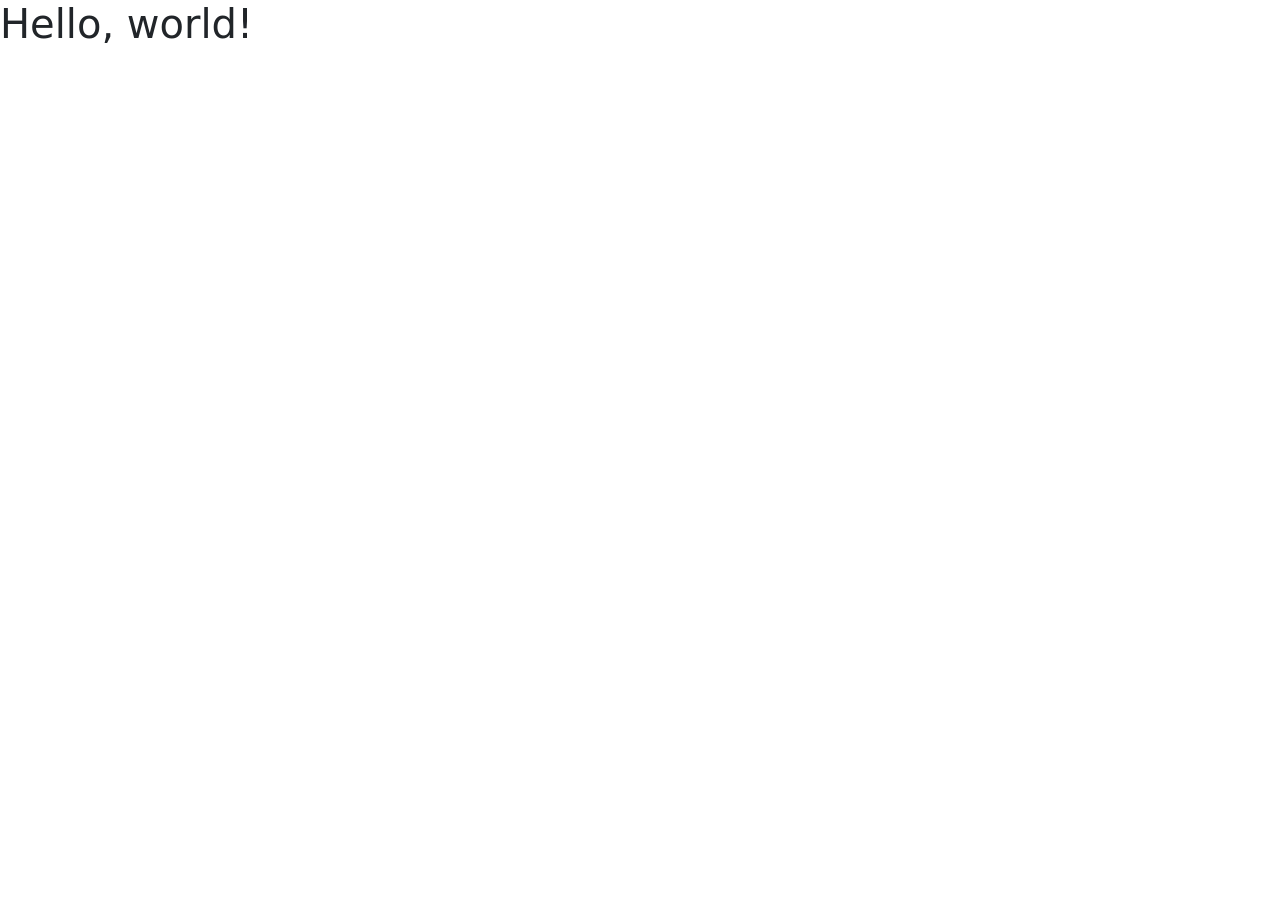
<file: index.html>
<!doctype html>
<html lang="en">
  <head>
    <meta charset="utf-8">
    <meta name="viewport" content="width=device-width, initial-scale=1">
    <title>Bootstrap demo</title>
    <link href="https://cdn.jsdelivr.net/npm/bootstrap@5.3.8/dist/css/bootstrap.min.css" rel="stylesheet" integrity="sha384-sRIl4kxILFvY47J16cr9ZwB07vP4J8+LH7qKQnuqkuIAvNWLzeN8tE5YBujZqJLB" crossorigin="anonymous">
  </head>
  <body>
    <h1>Hello, world!</h1>
    <script src="https://cdn.jsdelivr.net/npm/bootstrap@5.3.8/dist/js/bootstrap.bundle.min.js" integrity="sha384-FKyoEForCGlyvwx9Hj09JcYn3nv7wiPVlz7YYwJrWVcXK/BmnVDxM+D2scQbITxI" crossorigin="anonymous"></script>
  </body>
</html>
</file>
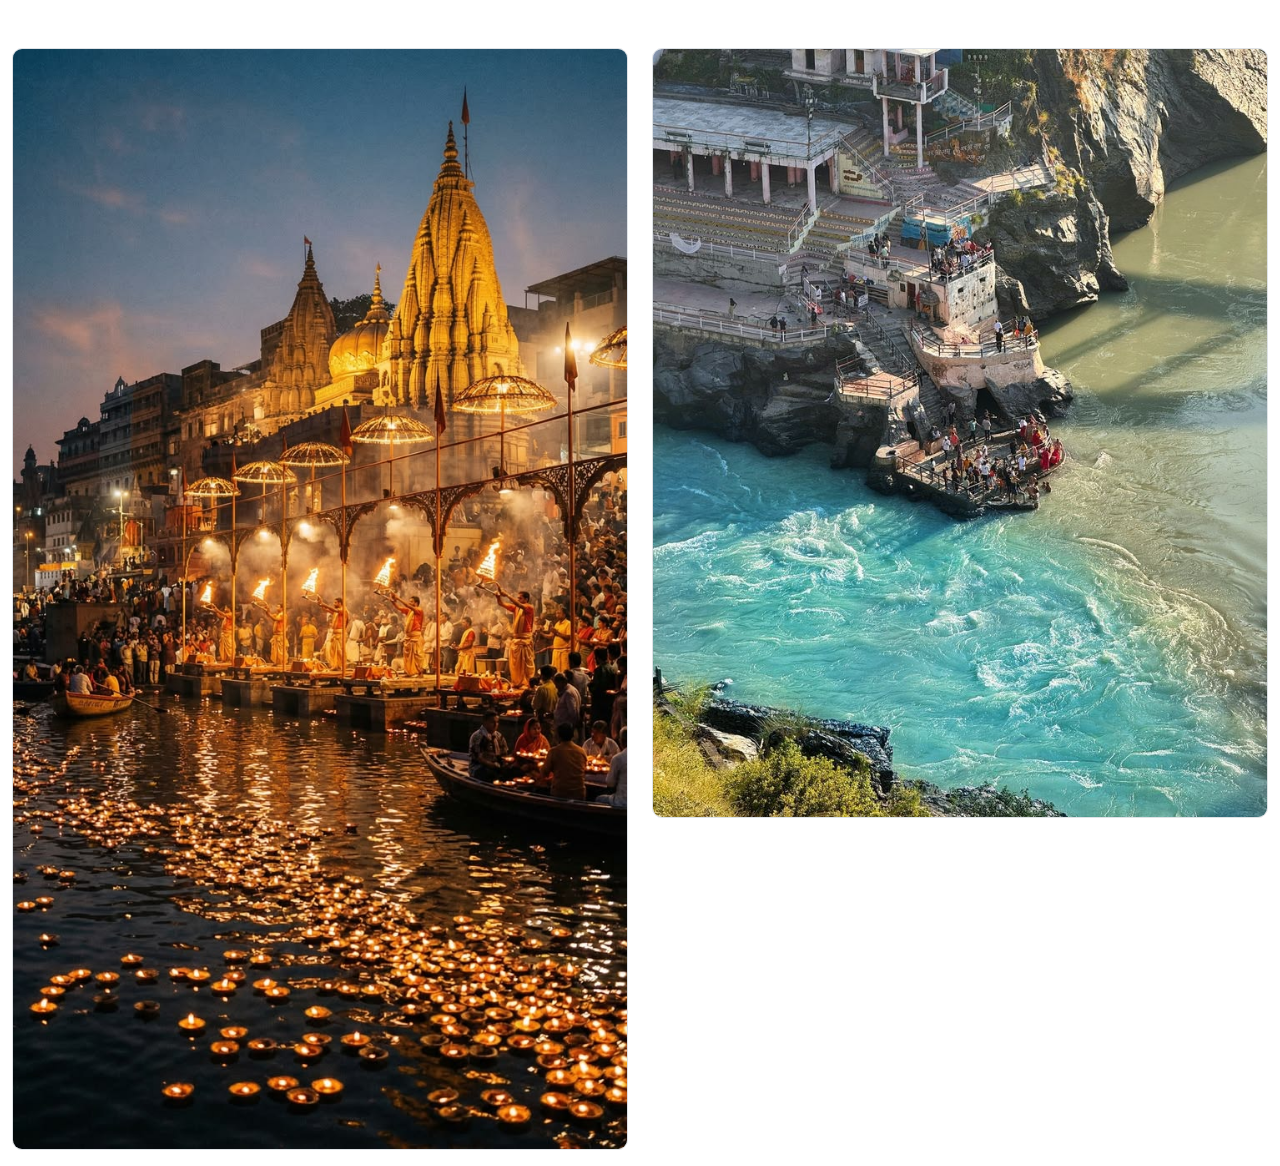
<file: bootstrap/index.html>
<!DOCTYPE html>
<html lang="en">
<head>
    <meta charset="UTF-8">
    <meta name="viewport" content="width=device-width, initial-scale=1.0">
    <title>Bootstrap</title>
    <link href="https://cdn.jsdelivr.net/npm/bootstrap@5.3.8/dist/css/bootstrap.min.css" rel="stylesheet" integrity="sha384-sRIl4kxILFvY47J16cr9ZwB07vP4J8+LH7qKQnuqkuIAvNWLzeN8tE5YBujZqJLB" crossorigin="anonymous">
    <link rel="stylesheet" href="/bootstrap/style.css">
</head>
<body>
    <div class="container-fluid mt-5">
        <div class="row">

                
                <div class="col-md-6 mb-3">
                    <img src="/bootstrap/download (3).jpg " class="img-fluid border">
                </div>
                <div class="col-md-6 mb-2">
                    <img src="/bootstrap/download (4).jpg" class="img-fluid border">   
                </div>    
        </div>
    </div>
    
</body>
</html>
</file>
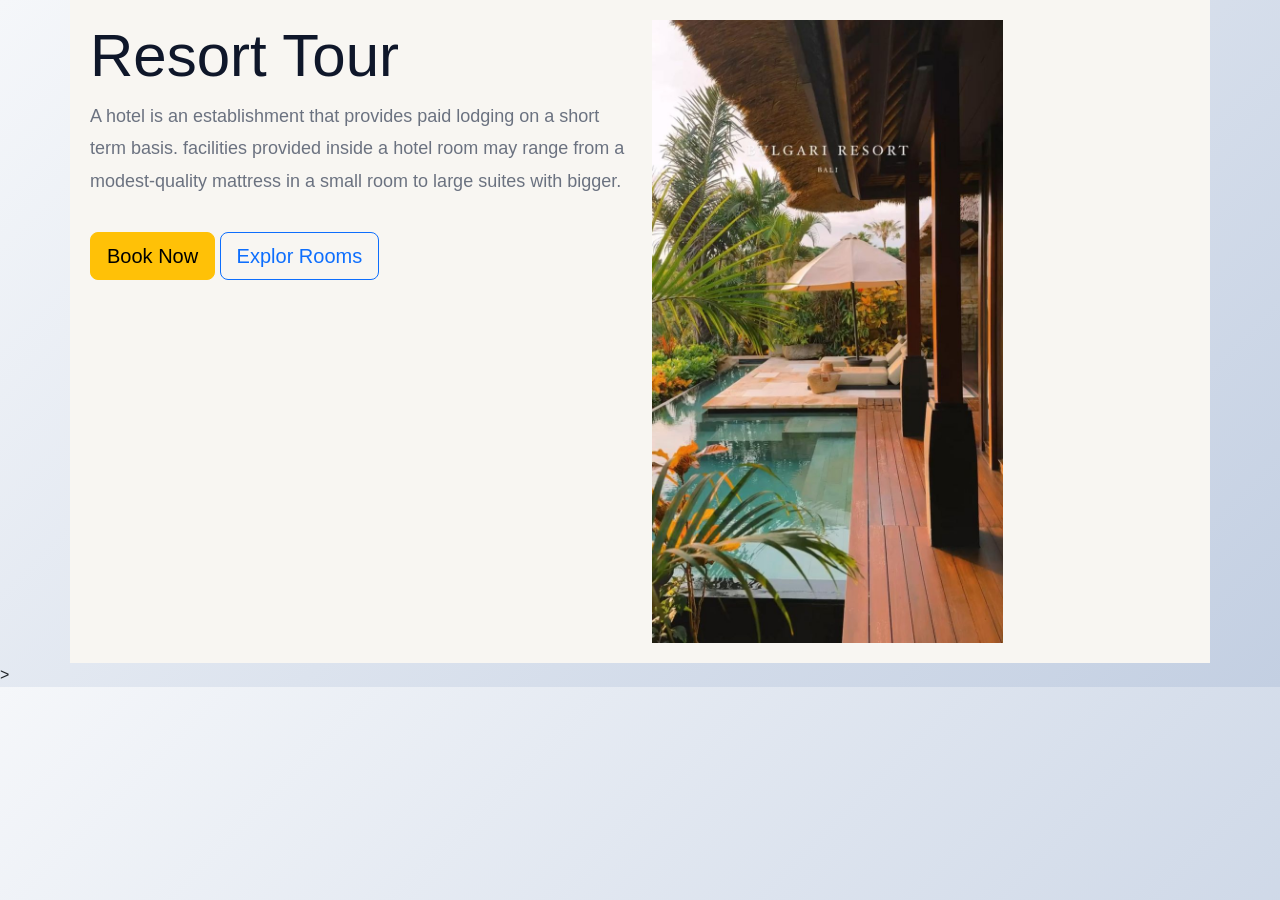
<file: resort/index.html>
<!DOCTYPE html>
<html lang="en">
<head>
    <meta charset="UTF-8">
    <meta name="viewport" content="width=device-width, initial-scale=1.0">
    <title>Resort</title>
    <link href="https://cdn.jsdelivr.net/npm/bootstrap@5.3.8/dist/css/bootstrap.min.css" rel="stylesheet" integrity="sha384-sRIl4kxILFvY47J16cr9ZwB07vP4J8+LH7qKQnuqkuIAvNWLzeN8tE5YBujZqJLB" crossorigin="anonymous">
    <link rel="stylesheet" href="/resort/style.css">
</head>
<body>
    <div>
        <div class="continer-fluid">
    <div class="container">
        <div class="row">
    <div class="col-md-6">
        <h2>Resort Tour</h2>
        <p>A hotel is an establishment that provides paid lodging on a short term basis. facilities provided inside a hotel room may range from a modest-quality mattress in a small room to large suites with bigger.</p>
        <button type="button" class="btn btn-warning btn-lg"> Book Now</button>
        <button type="button" class="btn btn-outline-primary btn-lg">Explor Rooms</button>
        </div>
        
<div class="col-md-4">
        <img src="/resort/download (5).jpg" class="img-fluid" alt="responsive image">     
    </div>
        </div>
    </div>
</div>
    </div>
    ><script src="https://cdn.jsdelivr.net/npm/bootstrap@5.3.8/dist/css/bootstrap.min.css" rel="stylesheet"  integrity="sha384-sRIl4kxILFvY47J16cr9ZwB07vP4J8+LH7qKQnuqkuIAvNWLzeN8tE5YBujZqJLB" crossorigin="anonymous"></script>
    
</body>
</html>
</file>
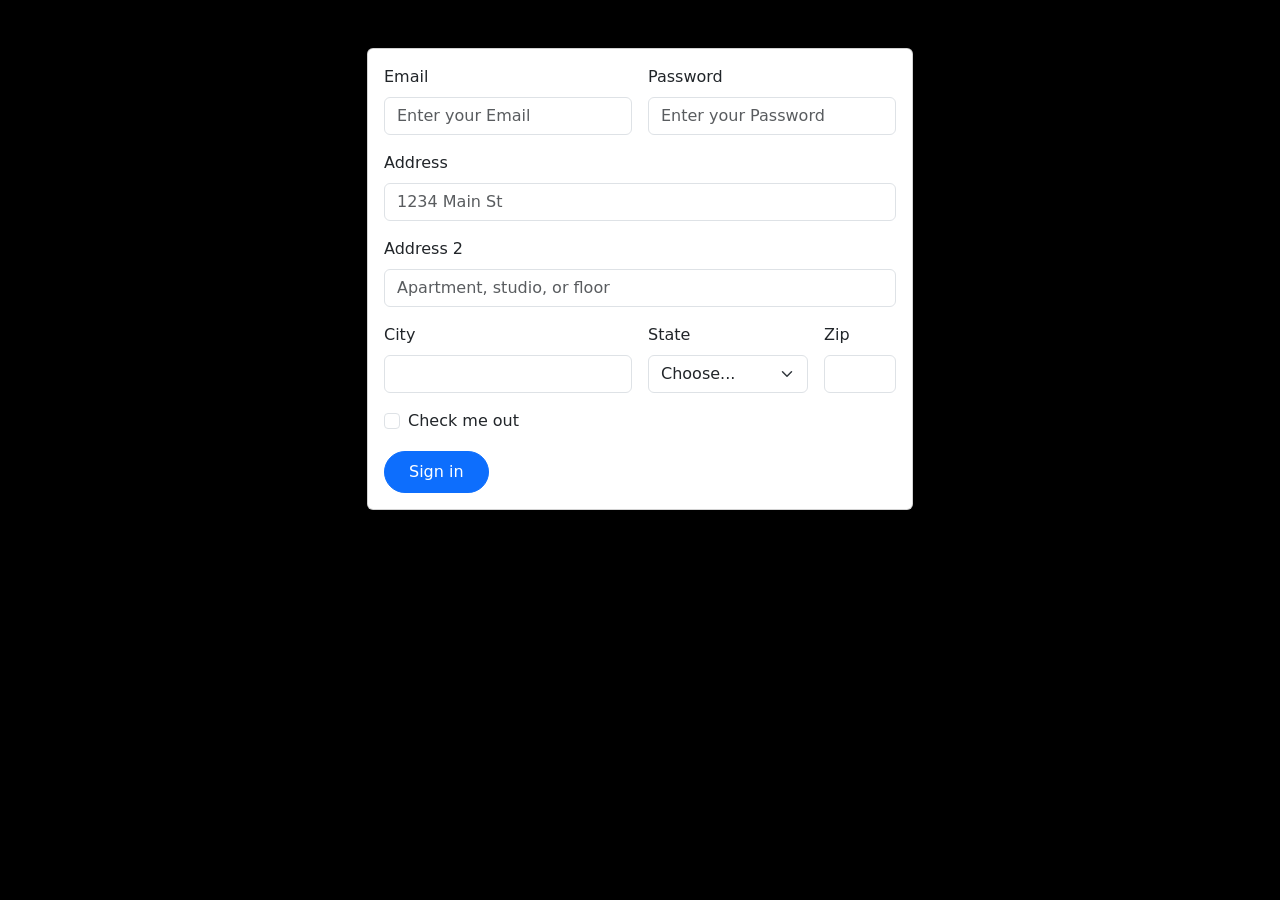
<file: bootstrap_form/Bootstrap_loginform.html>
<!doctype html>
<html lang="en">

<head>
    <meta charset="utf-8">
    <meta name="viewport" content="width=device-width, initial-scale=1">
    <title>Bootstrap Login Form</title>
    <link href="https://cdn.jsdelivr.net/npm/bootstrap@5.3.8/dist/css/bootstrap.min.css" rel="stylesheet"
        integrity="sha384-sRIl4kxILFvY47J16cr9ZwB07vP4J8+LH7qKQnuqkuIAvNWLzeN8tE5YBujZqJLB" crossorigin="anonymous">
</head>

<body class="bg-black">
    <div class="container mt-5">
        <div class="row">
            <div class="col-md-6 offset-md-3">
                <div class="card">
                    <div class="card-body">
                        <form class="row g-3">
                            <div class="col-md-6">
                                <label for="inputEmail4" class="form-label">Email</label>
                                <input type="email" class="form-control" id="inputEmail4"
                                  placeholder="Enter your Email">
                            </div>
                            <div class="col-md-6">
                                <label for="inputPassword4" class="form-label">Password</label>
                                <input type="password" class="form-control" id="inputPassword4"
                                 placeholder="Enter your Password">
                            </div>
                            <div class="col-12">
                                <label for="inputAddress" class="form-label">Address</label>
                                <input type="text" class="form-control" id="inputAddress" placeholder="1234 Main St">
                            </div>
                            <div class="col-12">
                                <label for="inputAddress2" class="form-label">Address 2</label>
                                <input type="text" class="form-control" id="inputAddress2"
                                    placeholder="Apartment, studio, or floor">
                            </div>
                            <div class="col-md-6">
                                <label for="inputCity" class="form-label">City</label>
                                <input type="text" class="form-control" id="inputCity">
                            </div>
                            <div class="col-md-4">
                                <label for="inputState" class="form-label">State</label>
                                <select id="inputState" class="form-select">
                                    <option selected>Choose...</option>
                                    <option>Maharashtra</option>
                                    <option>Karnataka</option>
                                    <option>Goa</option>
                                </select>
                            </div>
                            <div class="col-md-2">
                                <label for="inputZip" class="form-label">Zip</label>
                                <input type="text" class="form-control" id="inputZip">
                            </div>
                            <div class="col-12">
                                <div class="form-check">
                                    <input class="form-check-input" type="checkbox" id="gridCheck">
                                    <label class="form-check-label" for="gridCheck">
                                        Check me out
                                    </label>
                                </div>
                            </div>
                            <div class="col-12">
                                <button type="submit" class="btn btn-primary rounded-pill px-4 py-2">Sign in</button>
                            </div>
                        </form>
                    </div>

                </div>

            </div>
        </div>

    </div>

    <script src="https://cdn.jsdelivr.net/npm/bootstrap@5.3.8/dist/js/bootstrap.bundle.min.js"
        integrity="sha384-FKyoEForCGlyvwx9Hj09JcYn3nv7wiPVlz7YYwJrWVcXK/BmnVDxM+D2scQbITxI"
        crossorigin="anonymous"></script>
</body>

</html>
</file>
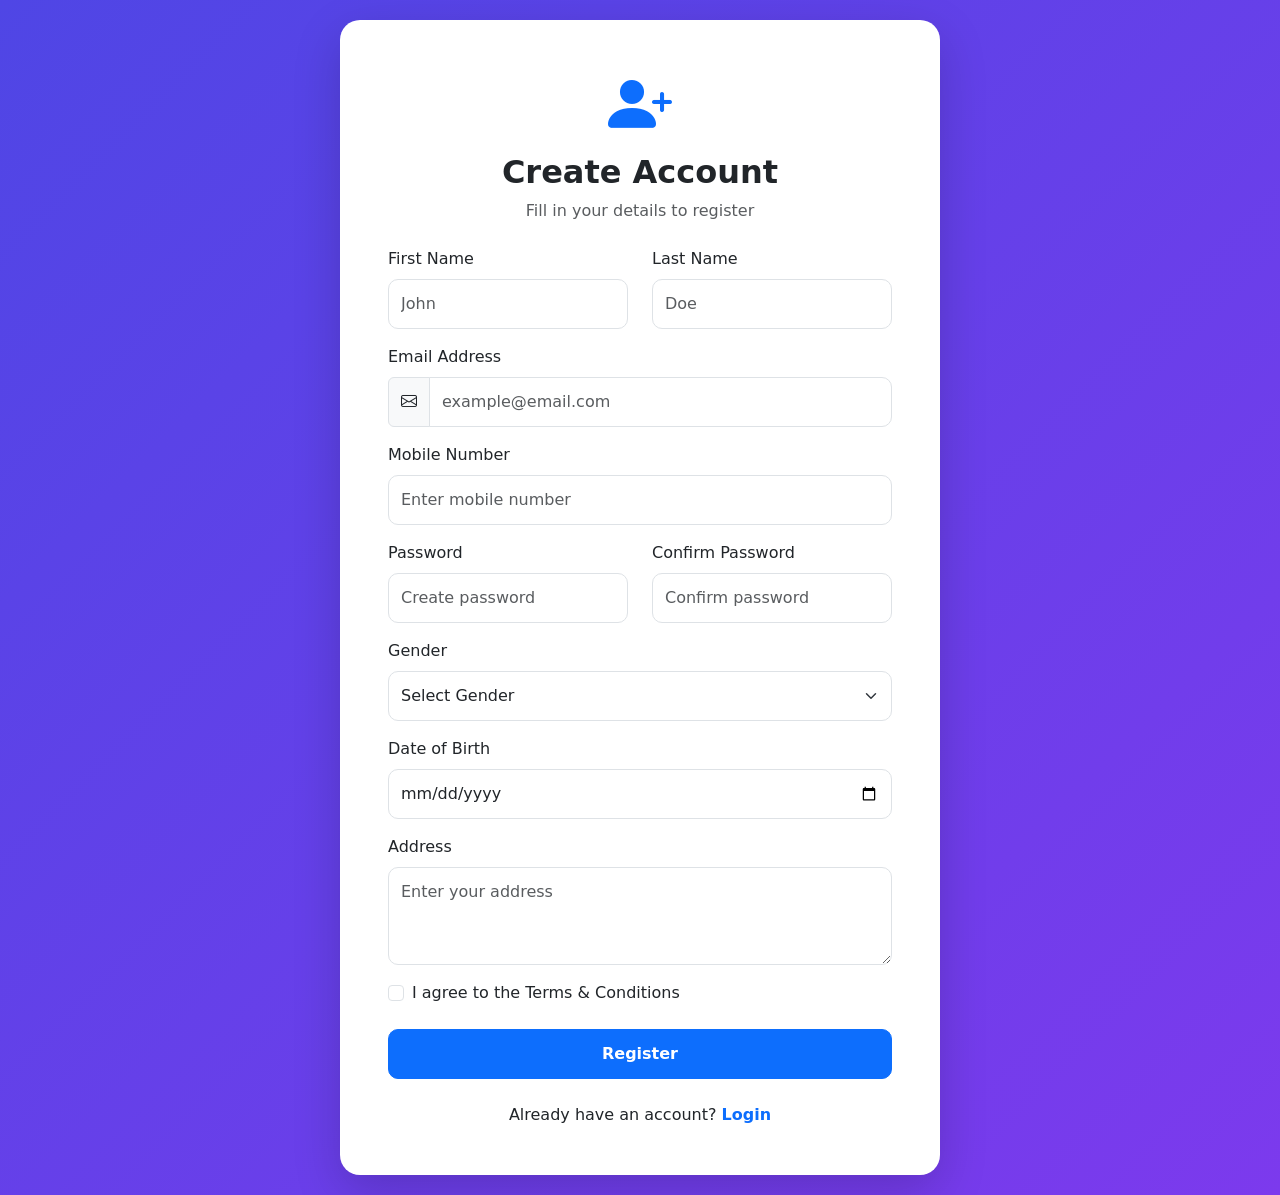
<file: bootstrap_form/bootstrap_registrationfrom.html>
<!doctype html>
<html lang="en">
  <head>
    <meta charset="UTF-8" />
    <meta name="viewport" content="width=device-width, initial-scale=1.0" />
    <title>Registration Form</title>
    <!-- Bootstrap 5 CSS -->
    <link
      href="https://cdn.jsdelivr.net/npm/bootstrap@5.3.3/dist/css/bootstrap.min.css"
      rel="stylesheet"
    />
    <!-- Bootstrap Icons -->
    <link
      href="https://cdn.jsdelivr.net/npm/bootstrap-icons/font/bootstrap-icons.css"
      rel="stylesheet"
    />
    <style>
      body {
        background: linear-gradient(135deg, #4f46e5, #7c3aed);
        min-height: 100vh;
        display: flex;
        justify-content: center;
        align-items: center;
        padding: 20px;
      }
      .register-card {
        max-width: 600px;
        width: 100%;
        border: none;
        border-radius: 20px;
      }
      .form-control,
      .form-select {
        border-radius: 10px;
        padding: 12px;
      }
      .btn-register {
        border-radius: 10px;
        padding: 12px;
        font-weight: 600;
      }
    </style>
  </head>
  <body>
    <div class="card shadow-lg register-card">
      <div class="card-body p-5">
        <div class="text-center mb-4">
          <i class="bi bi-person-plus-fill display-3 text-primary"></i>
          <h2 class="fw-bold mt-2">Create Account</h2>
          <p class="text-muted">Fill in your details to register</p>
        </div>
        <form>
          <div class="row">
            <div class="col-md-6 mb-3">
              <label class="form-label">First Name</label>
              <input
                type="text"
                class="form-control"
                placeholder="John"
                required
              />
            </div>
            <div class="col-md-6 mb-3">
              <label class="form-label">Last Name</label>
              <input
                type="text"
                class="form-control"
                placeholder="Doe"
                required
              />
            </div>
          </div>
          <div class="mb-3">
            <label class="form-label">Email Address</label>
            <div class="input-group">
              <span class="input-group-text">
                <i class="bi bi-envelope"></i>
              </span>
              <input
                type="email"
                class="form-control"
                placeholder="example@email.com"
                required
              />
            </div>
          </div>
          <div class="mb-3">
            <label class="form-label">Mobile Number</label>
            <input
              type="tel"
              class="form-control"
              placeholder="Enter mobile number"
              required
            />
          </div>
          <div class="row">
            <div class="col-md-6 mb-3">
              <label class="form-label">Password</label>
              <input
                type="password"
                class="form-control"
                placeholder="Create password"
                required
              />
            </div>
            <div class="col-md-6 mb-3">
              <label class="form-label">Confirm Password</label>
              <input
                type="password"
                class="form-control"
                placeholder="Confirm password"
                required
              />
            </div>
          </div>
          <div class="mb-3">
            <label class="form-label">Gender</label>
            <select class="form-select">
              <option selected>Select Gender</option>
              <option>Male</option>
              <option>Female</option>
              <option>Other</option>
            </select>
          </div>
          <div class="mb-3">
            <label class="form-label">Date of Birth</label>
            <input type="date" class="form-control" />
          </div>
          <div class="mb-3">
            <label class="form-label">Address</label>
            <textarea
              class="form-control"
              rows="3"
              placeholder="Enter your address"
            ></textarea>
          </div>
          <div class="form-check mb-4">
            <input
              class="form-check-input"
              type="checkbox"
              id="terms"
              required
            />
            <label class="form-check-label" for="terms">
              I agree to the Terms & Conditions
            </label>
          </div>
          <button type="submit" class="btn btn-primary w-100 btn-register">
            Register
          </button>
          <p class="text-center mt-4 mb-0">
            Already have an account?
            <a href="#" class="text-decoration-none fw-bold"> Login </a>
          </p>
        </form>
      </div>
    </div>
    <script src="https://cdn.jsdelivr.net/npm/bootstrap@5.3.3/dist/js/bootstrap.bundle.min.js"></script>
  </body>
</html>
</file>
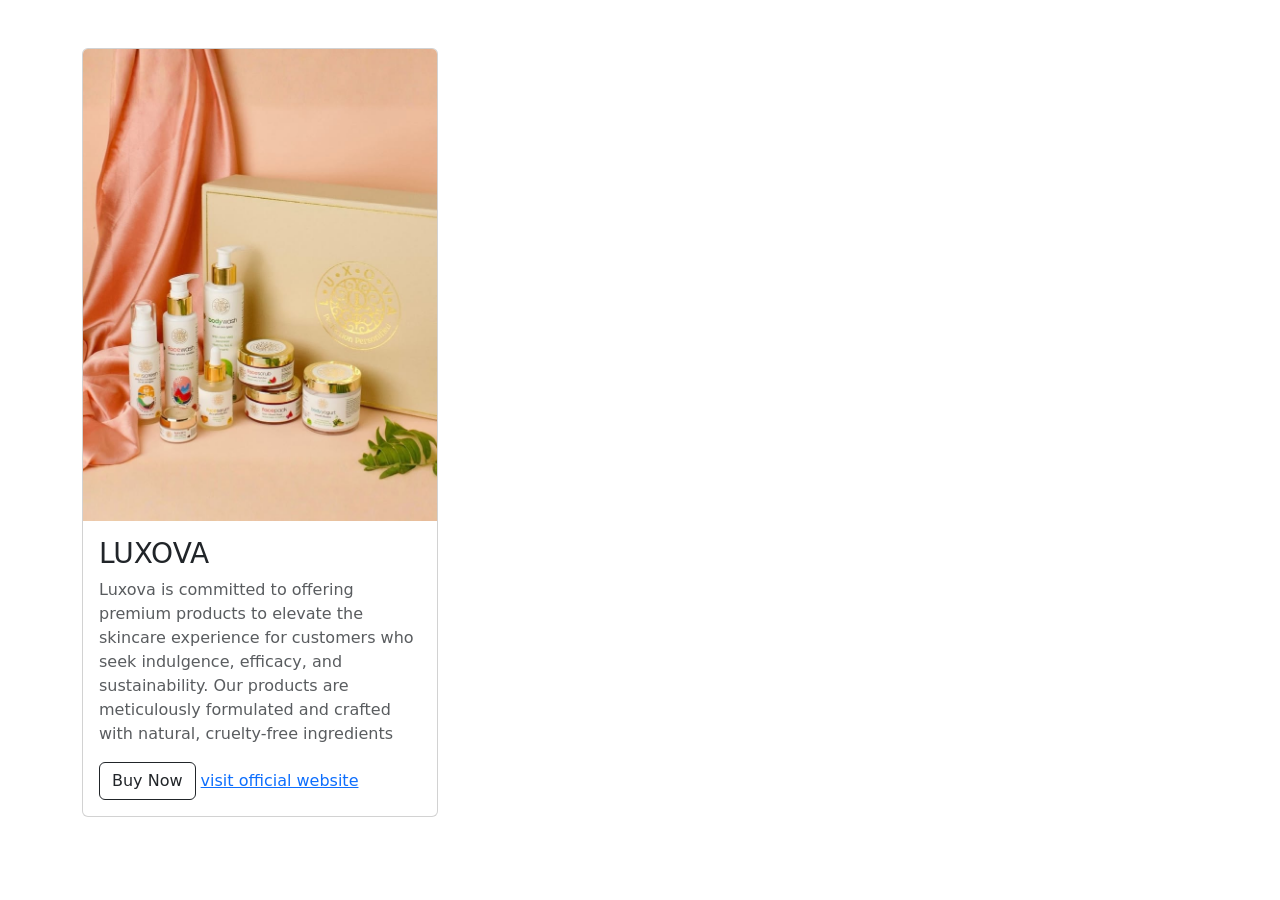
<file: card/card.html>
<!doctype html>
<html lang="en">
  <head>
    <meta charset="utf-8">
    <meta name="viewport" content="width=device-width, initial-scale=1">
    <title>Bootstrap Cards</title>
    <link href="https://cdn.jsdelivr.net/npm/bootstrap@5.3.8/dist/css/bootstrap.min.css" rel="stylesheet" integrity="sha384-sRIl4kxILFvY47J16cr9ZwB07vP4J8+LH7qKQnuqkuIAvNWLzeN8tE5YBujZqJLB" crossorigin="anonymous">
  </head>
  <body>
    <div class="container mt-5">
        <div class="row">
            <div class="col-md-4">
                <div class="card bg-white">
                    <img src="/card/luxova Set Of 8 Skincare Combo Kit.jpg" alt="" class="card-img-top">
                    <div class="card-body">
                        <h3 class="card-title text-dark">LUXOVA</h3>
                        <p class="card-text text-muted">Luxova is committed to offering premium products to elevate the skincare experience for customers who seek indulgence, efficacy, and sustainability. Our products are meticulously formulated and crafted with natural, cruelty-free ingredients</p>
                    <button class="btn btn-outline-dark">Buy Now</button>

                  <a href="https:www.luxova.in" target="_blank">visit official website</a>
            
                
                    </div>
                </div>
            </div>
        </div>
    </div>
    <script src="https://cdn.jsdelivr.net/npm/bootstrap@5.3.8/dist/js/bootstrap.bundle.min.js" integrity="sha384-FKyoEForCGlyvwx9Hj09JcYn3nv7wiPVlz7YYwJrWVcXK/BmnVDxM+D2scQbITxI" crossorigin="anonymous"></script>
  </body>
</html>
</file>
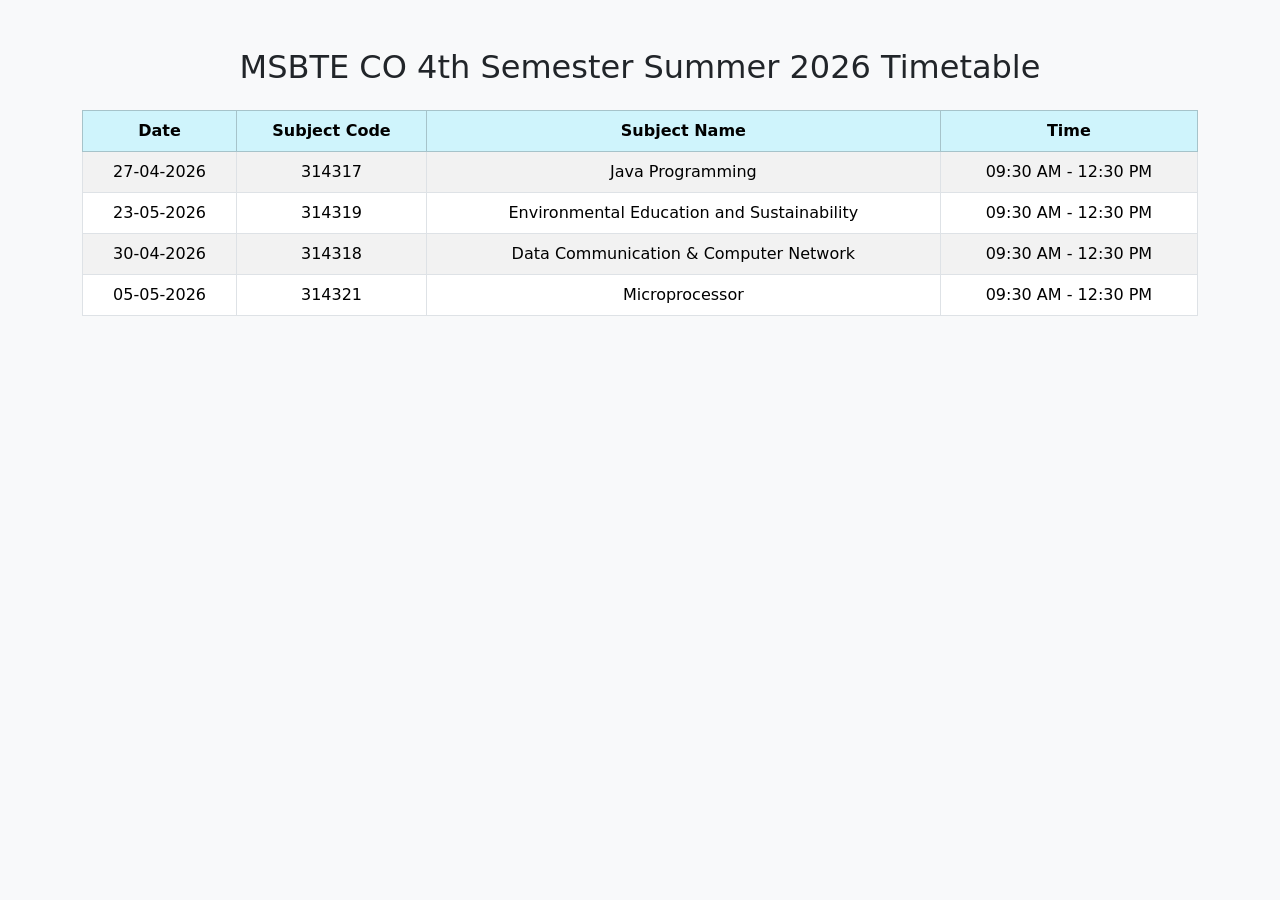
<file: table/table.html>
<!DOCTYPE html>
<html lang="en">
<head>
    <meta charset="UTF-8">
    <meta name="viewport" content="width=device-width, initial-scale=1.0">
    <title>MSBTE Timetable</title>

    <link href="https://cdn.jsdelivr.net/npm/bootstrap@5.3.3/dist/css/bootstrap.min.css" rel="stylesheet">
</head>
<body class="bg-light">

<div class="container mt-5">

    <h2 class="text-center mb-4">MSBTE CO 4th Semester Summer 2026 Timetable</h2>

    <div class="table-responsive">
        <table class="table table-bordered table-striped table-hover text-center align-middle">
            <thead class="table-info">
                <tr>
                    <th>Date</th>
                    <th>Subject Code</th>
                    <th>Subject Name</th>
                    <th>Time</th>
                </tr>
            </thead>

            <tbody>
                <tr>
                    <td>27-04-2026</td>
                    <td>314317</td>
                    <td>Java Programming</td>
                    <td>09:30 AM - 12:30 PM</td>
                </tr>

                <tr>
                    <td>23-05-2026</td>
                    <td>314319</td>
                    <td>Environmental Education and Sustainability</td>
                    <td>09:30 AM - 12:30 PM</td>
                </tr>

                <tr>
                    <td>30-04-2026</td>
                    <td>314318</td>
                    <td>Data Communication & Computer Network</td>
                    <td>09:30 AM - 12:30 PM</td>
                </tr>

                <tr>
                    <td>05-05-2026</td>
                    <td>314321</td>
                    <td>Microprocessor</td>
                    <td>09:30 AM - 12:30 PM</td>
                </tr>
            </tbody>
        </table>
    </div>

</div>


<script src="https://cdn.jsdelivr.net/npm/bootstrap@5.3.3/dist/js/bootstrap.bundle.min.js"></script>

</body>
</html>
</file>
<file: bootstrap/style.css>
img{
    width: 100%;
    height: 250px;
    object-fit: cover;
    border-radius: 10px;
}
</file>
<file: resort/style.css>
*{
    margin: 0;
    padding: 0;
    box-sizing: border-box;
}

body{
    font-family: 'Segoe UI', Tahoma, Geneva, Verdana, sans-serif;
    background: linear-gradient(135deg, #f5f7fa 0%, #c3cfe2 100%);
}

.container{
    margin: 0 auto;
    background-color: #f8f6f2;
    padding: 20px;
}
   p{
    font-size: 18px;
    color: #6b7280;
    line-height: 1.8;
    margin-bottom: 35px;
    font-style: inherit;

 }
  h2{
    color: #0f172a;
    font-size: 60px;
    font-style:initial;
  }
</file>
